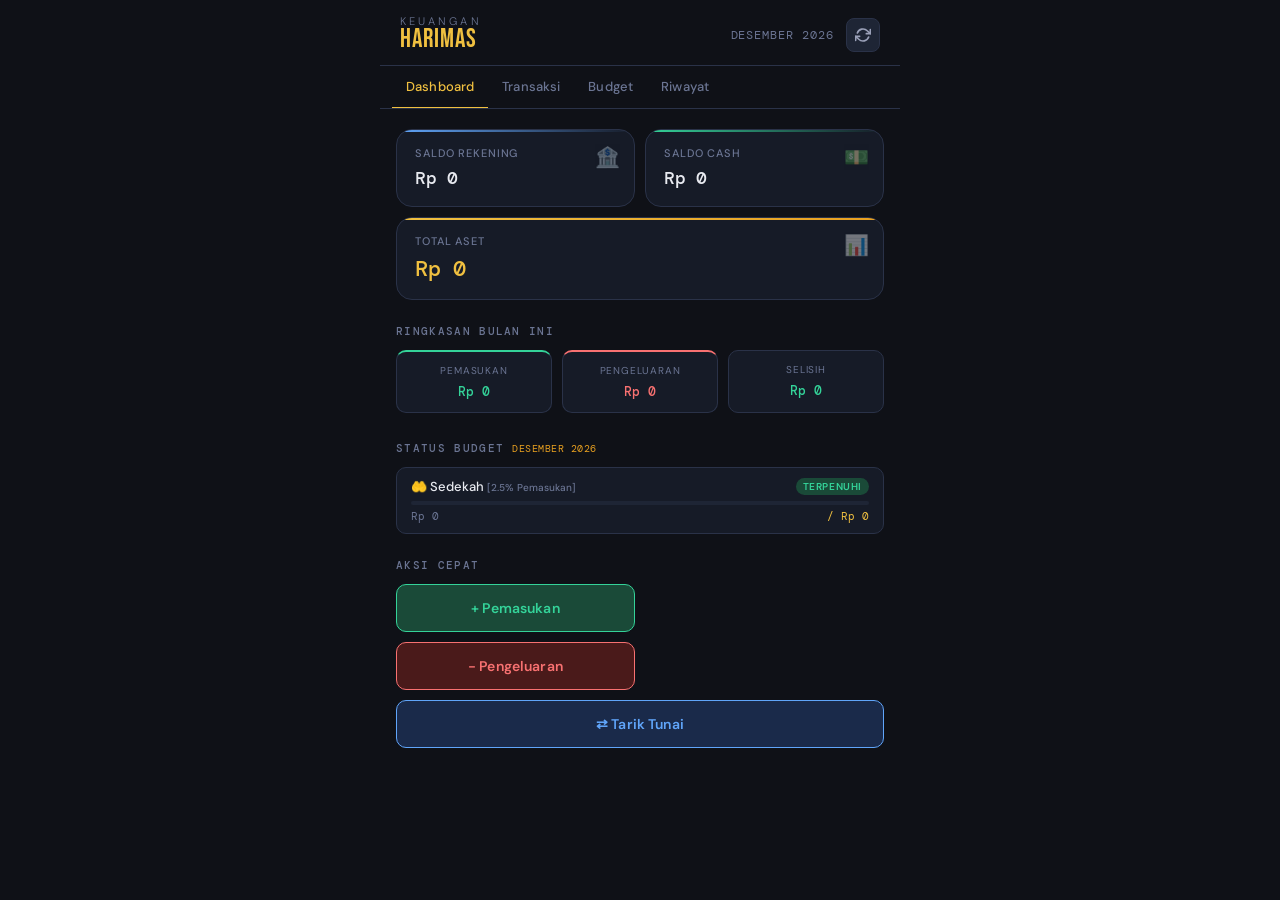
<file: index.html>
<!DOCTYPE html>
<html lang="id">
<head>
  <meta charset="UTF-8" />
  <meta name="viewport" content="width=device-width, initial-scale=1.0" />
  <title>KEUANGAN HARIMAS</title>
  <link rel="preconnect" href="https://fonts.googleapis.com" />
  <link rel="preconnect" href="https://fonts.gstatic.com" crossorigin />
  <link href="https://fonts.googleapis.com/css2?family=Bebas+Neue&family=DM+Sans:ital,opsz,wght@0,9..40,300;0,9..40,400;0,9..40,500;0,9..40,600;1,9..40,300&family=DM+Mono:wght@400;500&display=swap" rel="stylesheet" />
  <link rel="stylesheet" href="style.css" />
</head>
<body>

  <!-- ═══════════════════════════════════════════════════
       SPLASH SCREEN
  ════════════════════════════════════════════════════ -->
  <div id="splash" class="splash">
    <div class="splash-content">
      <div class="splash-logo">
        <span class="splash-logo-thin">KEUANGAN</span>
        <span class="splash-logo-bold">HARIMAS</span>
      </div>
      <div class="splash-tagline" id="splashTagline">kemana perginya uangku</div>
      <div class="splash-bar-wrap"><div class="splash-bar" id="splashBar"></div></div>
    </div>
    <div class="splash-corner tl"></div>
    <div class="splash-corner tr"></div>
    <div class="splash-corner bl"></div>
    <div class="splash-corner br"></div>
  </div>

  <!-- ═══════════════════════════════════════════════════
       MAIN APP
  ════════════════════════════════════════════════════ -->
  <div id="app" class="app hidden">

    <!-- HEADER -->
    <header class="header">
      <div class="header-brand">
        <span class="header-brand-thin">KEUANGAN</span>
        <span class="header-brand-bold">HARIMAS</span>
      </div>
      <div class="header-meta">
        <span id="headerMonth" class="header-month"></span>
        <button class="btn-sync" id="btnSync" title="Sinkronkan data">
          <svg width="16" height="16" viewBox="0 0 24 24" fill="none" stroke="currentColor" stroke-width="2.5" stroke-linecap="round" stroke-linejoin="round"><path d="M23 4v6h-6"/><path d="M1 20v-6h6"/><path d="M3.51 9a9 9 0 0 1 14.85-3.36L23 10M1 14l4.64 4.36A9 9 0 0 0 20.49 15"/></svg>
        </button>
      </div>
    </header>

    <!-- NAV TABS -->
    <nav class="nav-tabs">
      <button class="nav-tab active" data-tab="dashboard">Dashboard</button>
      <button class="nav-tab" data-tab="transaksi">Transaksi</button>
      <button class="nav-tab" data-tab="budget">Budget</button>
      <button class="nav-tab" data-tab="riwayat">Riwayat</button>
    </nav>

    <!-- ── TAB: DASHBOARD ── -->
    <section class="tab-content active" id="tab-dashboard">

      <!-- Saldo Cards -->
      <div class="saldo-grid">
        <div class="saldo-card rekening">
          <div class="saldo-label">Saldo Rekening</div>
          <div class="saldo-amount" id="saldoRekening">Rp 0</div>
          <div class="saldo-icon">🏦</div>
        </div>
        <div class="saldo-card cash">
          <div class="saldo-label">Saldo Cash</div>
          <div class="saldo-amount" id="saldoCash">Rp 0</div>
          <div class="saldo-icon">💵</div>
        </div>
        <div class="saldo-card total">
          <div class="saldo-label">Total Aset</div>
          <div class="saldo-amount" id="saldoTotal">Rp 0</div>
          <div class="saldo-icon">📊</div>
        </div>
      </div>

      <!-- Monthly Summary -->
      <div class="section-title">Ringkasan Bulan Ini</div>
      <div class="summary-row">
        <div class="summary-box income">
          <div class="summary-lbl">Pemasukan</div>
          <div class="summary-val" id="totalPemasukan">Rp 0</div>
        </div>
        <div class="summary-box expense">
          <div class="summary-lbl">Pengeluaran</div>
          <div class="summary-val" id="totalPengeluaran">Rp 0</div>
        </div>
        <div class="summary-box net">
          <div class="summary-lbl">Selisih</div>
          <div class="summary-val" id="totalSelisih">Rp 0</div>
        </div>
      </div>

      <!-- Budget Status -->
      <div class="section-title">Status Budget <span class="section-sub" id="budgetMonthLabel"></span></div>
      <div id="budgetStatusList" class="budget-status-list"></div>

      <!-- Carry-over notice -->
      <div id="carryOverNotice" class="carry-over-notice hidden"></div>

      <!-- Quick Action buttons -->
      <div class="section-title">Aksi Cepat</div>
      <div class="quick-actions">
        <button class="qa-btn income-btn" data-open="modal-transaksi" data-type="pemasukan">+ Pemasukan</button>
        <button class="qa-btn expense-btn" data-open="modal-transaksi" data-type="pengeluaran">− Pengeluaran</button>
        <button class="qa-btn tarik-btn" data-open="modal-tarik">⇄ Tarik Tunai</button>
      </div>

    </section>

    <!-- ── TAB: TRANSAKSI ── -->
    <section class="tab-content" id="tab-transaksi">
      <div class="section-title">Tambah Transaksi</div>

      <div class="form-card">
        <!-- Tipe -->
        <div class="form-row">
          <label class="form-label">Tipe</label>
          <div class="seg-ctrl" id="segTipe">
            <button class="seg-btn active" data-val="pemasukan">Pemasukan</button>
            <button class="seg-btn" data-val="pengeluaran">Pengeluaran</button>
          </div>
        </div>

        <!-- Tanggal -->
        <div class="form-row">
          <label class="form-label" for="txTanggal">Tanggal</label>
          <input type="date" id="txTanggal" class="form-input" />
        </div>

        <!-- Jumlah -->
        <div class="form-row">
          <label class="form-label" for="txJumlah">Jumlah (Rp)</label>
          <input type="number" id="txJumlah" class="form-input" placeholder="0" min="0" />
        </div>

        <!-- Kategori -->
        <div class="form-row">
          <label class="form-label" for="txKategori">Kategori</label>
          <select id="txKategori" class="form-select"></select>
        </div>

        <!-- Sumber (hanya pengeluaran) -->
        <div class="form-row" id="rowSumber">
          <label class="form-label">Sumber Dana</label>
          <div class="seg-ctrl" id="segSumber">
            <button class="seg-btn active" data-val="rekening">Rekening</button>
            <button class="seg-btn" data-val="cash">Cash</button>
          </div>
        </div>

        <!-- Keterangan -->
        <div class="form-row">
          <label class="form-label" for="txKeterangan">Keterangan</label>
          <input type="text" id="txKeterangan" class="form-input" placeholder="Opsional..." />
        </div>

        <button class="btn-primary" id="btnSimpanTx">Simpan Transaksi</button>
      </div>

      <!-- Tarik Tunai card -->
      <div class="section-title" style="margin-top:28px">Tarik Tunai</div>
      <div class="form-card">
        <div class="form-row">
          <label class="form-label" for="ttTanggal">Tanggal</label>
          <input type="date" id="ttTanggal" class="form-input" />
        </div>
        <div class="form-row">
          <label class="form-label" for="ttJumlah">Jumlah (Rp)</label>
          <input type="number" id="ttJumlah" class="form-input" placeholder="0" min="0" />
        </div>
        <div class="form-row">
          <label class="form-label" for="ttKeterangan">Keterangan</label>
          <input type="text" id="ttKeterangan" class="form-input" placeholder="Opsional..." />
        </div>
        <button class="btn-primary tarik-color" id="btnSimpanTT">Catat Tarik Tunai</button>
      </div>
    </section>

    <!-- ── TAB: BUDGET ── -->
    <section class="tab-content" id="tab-budget">
      <div class="section-title">Pengaturan Budget
        <span class="section-sub" id="budgetEditMonthLabel"></span>
      </div>

      <div class="budget-nav">
        <button class="btn-ghost" id="btnBudgetPrev">‹ Bulan Lalu</button>
        <span id="budgetNavLabel" class="budget-nav-label"></span>
        <button class="btn-ghost" id="btnBudgetNext">Bulan Depan ›</button>
      </div>

      <p class="budget-desc">
        <span class="badge batas-atas">Batas Atas</span> — pengeluaran tidak boleh melebihi budget.<br/>
        <span class="badge min-wajib">Min. Wajib</span> — harus dipenuhi setiap bulan (reminder kewajiban).
      </p>

      <div id="budgetFormList" class="budget-form-list"></div>

      <button class="btn-primary" id="btnSimpanBudget" style="margin-top:12px">Simpan Budget</button>
    </section>

    <!-- ── TAB: RIWAYAT ── -->
    <section class="tab-content" id="tab-riwayat">
      <div class="section-title">Riwayat Transaksi</div>

      <div class="filter-row">
        <select id="filterBulan" class="form-select filter-sel"></select>
        <select id="filterTipe" class="form-select filter-sel">
          <option value="">Semua Tipe</option>
          <option value="pemasukan">Pemasukan</option>
          <option value="pengeluaran">Pengeluaran</option>
          <option value="tarik_tunai">Tarik Tunai</option>
        </select>
      </div>

      <div id="riwayatList" class="riwayat-list"></div>
    </section>

  </div><!-- /app -->

  <!-- ═══════════════════════════════════════════════════
       MODAL: QUICK ADD TRANSAKSI
  ════════════════════════════════════════════════════ -->
  <div id="modal-transaksi" class="modal-overlay hidden">
    <div class="modal-box">
      <div class="modal-header">
        <span id="modalTxTitle">Tambah Transaksi</span>
        <button class="modal-close" data-close="modal-transaksi">✕</button>
      </div>
      <div class="modal-body">
        <div class="form-row">
          <label class="form-label" for="mTxJumlah">Jumlah (Rp)</label>
          <input type="number" id="mTxJumlah" class="form-input" placeholder="0" min="0" />
        </div>
        <div class="form-row">
          <label class="form-label" for="mTxKategori">Kategori</label>
          <select id="mTxKategori" class="form-select"></select>
        </div>
        <div class="form-row" id="mRowSumber">
          <label class="form-label">Sumber Dana</label>
          <div class="seg-ctrl" id="mSegSumber">
            <button class="seg-btn active" data-val="rekening">Rekening</button>
            <button class="seg-btn" data-val="cash">Cash</button>
          </div>
        </div>
        <div class="form-row">
          <label class="form-label" for="mTxKet">Keterangan</label>
          <input type="text" id="mTxKet" class="form-input" placeholder="Opsional..." />
        </div>
      </div>
      <button class="btn-primary" id="btnModalSimpan">Simpan</button>
    </div>
  </div>

  <!-- ═══════════════════════════════════════════════════
       MODAL: TARIK TUNAI
  ════════════════════════════════════════════════════ -->
  <div id="modal-tarik" class="modal-overlay hidden">
    <div class="modal-box">
      <div class="modal-header">
        <span>Tarik Tunai</span>
        <button class="modal-close" data-close="modal-tarik">✕</button>
      </div>
      <div class="modal-body">
        <div class="form-row">
          <label class="form-label" for="mTTJumlah">Jumlah (Rp)</label>
          <input type="number" id="mTTJumlah" class="form-input" placeholder="0" min="0" />
        </div>
        <div class="form-row">
          <label class="form-label" for="mTTKet">Keterangan</label>
          <input type="text" id="mTTKet" class="form-input" placeholder="Opsional..." />
        </div>
      </div>
      <button class="btn-primary tarik-color" id="btnModalTarik">Catat Tarik Tunai</button>
    </div>
  </div>

  <!-- TOAST -->
  <div id="toast" class="toast hidden"></div>

  <script src="app.js"></script>
</body>
</html>
</file>
<file: style.css>
/* ═══════════════════════════════════════════
   KEUANGAN HARIMAS — stylesheet
   Aesthetic: Dark industrial / ledger-meets-modern
════════════════════════════════════════════ */

:root {
  --bg:         #0f1117;
  --bg2:        #161b27;
  --bg3:        #1e2535;
  --border:     #2a3248;
  --text:       #e8eaf0;
  --text-muted: #6b7593;
  --text-dim:   #9aa0b8;
  --accent:     #f0c040;
  --accent2:    #e8a020;
  --green:      #34d399;
  --green-dim:  #1a4a38;
  --red:        #f87171;
  --red-dim:    #4a1a1a;
  --blue:       #60a5fa;
  --blue-dim:   #1a2a4a;
  --orange:     #fb923c;
  --font-head:  'Bebas Neue', sans-serif;
  --font-body:  'DM Sans', sans-serif;
  --font-mono:  'DM Mono', monospace;
  --r:          10px;
  --r-lg:       16px;
  --shadow:     0 4px 24px rgba(0,0,0,.5);
}

*, *::before, *::after { box-sizing: border-box; margin: 0; padding: 0; }

html { font-size: 16px; }

body {
  background: var(--bg);
  color: var(--text);
  font-family: var(--font-body);
  min-height: 100dvh;
  overflow-x: hidden;
  -webkit-font-smoothing: antialiased;
}

/* ── SCROLLBAR ── */
::-webkit-scrollbar { width: 4px; }
::-webkit-scrollbar-track { background: var(--bg2); }
::-webkit-scrollbar-thumb { background: var(--border); border-radius: 2px; }

/* ════════════════════════════════════════
   SPLASH SCREEN
════════════════════════════════════════ */
.splash {
  position: fixed; inset: 0;
  background: var(--bg);
  display: flex; align-items: center; justify-content: center;
  z-index: 9999;
  transition: opacity .6s ease, visibility .6s ease;
}
.splash.fade-out { opacity: 0; visibility: hidden; }

.splash-content { text-align: center; position: relative; z-index: 1; }

.splash-logo {
  font-family: var(--font-head);
  line-height: 1;
  letter-spacing: .04em;
  margin-bottom: 18px;
  display: flex; flex-direction: column; align-items: center; gap: 2px;
}
.splash-logo-thin {
  font-size: clamp(28px, 8vw, 52px);
  color: var(--text-muted);
  font-family: var(--font-body);
  font-weight: 300;
  letter-spacing: .32em;
  text-transform: uppercase;
}
.splash-logo-bold {
  font-size: clamp(52px, 16vw, 110px);
  color: var(--accent);
  letter-spacing: .06em;
  text-shadow: 0 0 60px rgba(240,192,64,.25);
}

.splash-tagline {
  font-family: var(--font-mono);
  font-size: 13px;
  color: var(--text-muted);
  letter-spacing: .05em;
  min-height: 20px;
  margin-bottom: 28px;
}

.splash-bar-wrap {
  width: 200px;
  height: 2px;
  background: var(--border);
  border-radius: 2px;
  overflow: hidden;
  margin: 0 auto;
}
.splash-bar {
  height: 100%;
  width: 0%;
  background: linear-gradient(90deg, var(--accent2), var(--accent));
  border-radius: 2px;
  transition: width .3s ease;
}

/* corner decorations */
.splash-corner {
  position: absolute;
  width: 32px; height: 32px;
  border-color: var(--border);
  border-style: solid;
}
.splash-corner.tl { top: 24px; left: 24px; border-width: 2px 0 0 2px; }
.splash-corner.tr { top: 24px; right: 24px; border-width: 2px 2px 0 0; }
.splash-corner.bl { bottom: 24px; left: 24px; border-width: 0 0 2px 2px; }
.splash-corner.br { bottom: 24px; right: 24px; border-width: 0 2px 2px 0; }

/* ════════════════════════════════════════
   APP WRAPPER
════════════════════════════════════════ */
.app {
  max-width: 520px;
  margin: 0 auto;
  min-height: 100dvh;
  padding-bottom: 40px;
}
.hidden { display: none !important; }

/* ════════════════════════════════════════
   HEADER
════════════════════════════════════════ */
.header {
  display: flex; align-items: center; justify-content: space-between;
  padding: 16px 20px 12px;
  border-bottom: 1px solid var(--border);
  position: sticky; top: 0; z-index: 100;
  background: var(--bg);
}
.header-brand {
  font-family: var(--font-head);
  letter-spacing: .05em;
  line-height: 1;
}
.header-brand-thin {
  font-size: 11px;
  color: var(--text-muted);
  font-family: var(--font-body);
  font-weight: 300;
  letter-spacing: .28em;
  text-transform: uppercase;
  display: block;
}
.header-brand-bold {
  font-size: 26px;
  color: var(--accent);
  letter-spacing: .04em;
}
.header-meta { display: flex; align-items: center; gap: 12px; }
.header-month {
  font-family: var(--font-mono);
  font-size: 12px;
  color: var(--text-muted);
  text-transform: uppercase;
  letter-spacing: .08em;
}
.btn-sync {
  background: var(--bg3);
  border: 1px solid var(--border);
  color: var(--text-dim);
  width: 34px; height: 34px;
  border-radius: 8px;
  cursor: pointer;
  display: flex; align-items: center; justify-content: center;
  transition: all .2s;
}
.btn-sync:hover { border-color: var(--accent); color: var(--accent); }
.btn-sync.syncing svg { animation: spin 1s linear infinite; }
@keyframes spin { to { transform: rotate(360deg); } }

/* ════════════════════════════════════════
   NAV TABS
════════════════════════════════════════ */
.nav-tabs {
  display: flex;
  border-bottom: 1px solid var(--border);
  padding: 0 12px;
  background: var(--bg);
  position: sticky; top: 64px; z-index: 99;
  overflow-x: auto;
  scrollbar-width: none;
}
.nav-tabs::-webkit-scrollbar { display: none; }
.nav-tab {
  background: none; border: none;
  color: var(--text-muted);
  font-family: var(--font-body);
  font-size: 13px;
  font-weight: 500;
  padding: 12px 14px;
  cursor: pointer;
  border-bottom: 2px solid transparent;
  margin-bottom: -1px;
  white-space: nowrap;
  transition: all .2s;
  letter-spacing: .01em;
}
.nav-tab:hover { color: var(--text-dim); }
.nav-tab.active { color: var(--accent); border-bottom-color: var(--accent); }

/* ════════════════════════════════════════
   TAB CONTENT
════════════════════════════════════════ */
.tab-content { display: none; padding: 20px 16px; }
.tab-content.active { display: block; }

/* ════════════════════════════════════════
   SECTION TITLES
════════════════════════════════════════ */
.section-title {
  font-family: var(--font-mono);
  font-size: 11px;
  font-weight: 500;
  letter-spacing: .12em;
  text-transform: uppercase;
  color: var(--text-muted);
  margin-bottom: 12px;
  margin-top: 4px;
  display: flex; align-items: center; gap: 8px;
}
.section-sub {
  font-size: 10px;
  color: var(--accent2);
  font-weight: 400;
  letter-spacing: .05em;
}

/* ════════════════════════════════════════
   SALDO CARDS
════════════════════════════════════════ */
.saldo-grid {
  display: grid;
  grid-template-columns: 1fr 1fr;
  gap: 10px;
  margin-bottom: 24px;
}
.saldo-card:last-child {
  grid-column: 1 / -1;
}
.saldo-card {
  background: var(--bg2);
  border: 1px solid var(--border);
  border-radius: var(--r-lg);
  padding: 16px 18px;
  position: relative;
  overflow: hidden;
}
.saldo-card::before {
  content: '';
  position: absolute;
  top: 0; left: 0; right: 0;
  height: 2px;
}
.saldo-card.rekening::before { background: linear-gradient(90deg, var(--blue), transparent); }
.saldo-card.cash::before { background: linear-gradient(90deg, var(--green), transparent); }
.saldo-card.total::before { background: linear-gradient(90deg, var(--accent), var(--accent2)); }

.saldo-label {
  font-size: 11px;
  color: var(--text-muted);
  font-weight: 500;
  text-transform: uppercase;
  letter-spacing: .08em;
  margin-bottom: 6px;
}
.saldo-amount {
  font-family: var(--font-mono);
  font-size: 18px;
  font-weight: 500;
  color: var(--text);
  letter-spacing: -.01em;
}
.saldo-card.total .saldo-amount { font-size: 22px; color: var(--accent); }
.saldo-icon {
  position: absolute;
  right: 14px; top: 14px;
  font-size: 20px;
  opacity: .4;
}

/* ════════════════════════════════════════
   SUMMARY ROW
════════════════════════════════════════ */
.summary-row {
  display: grid;
  grid-template-columns: 1fr 1fr 1fr;
  gap: 10px;
  margin-bottom: 28px;
}
.summary-box {
  background: var(--bg2);
  border: 1px solid var(--border);
  border-radius: var(--r);
  padding: 12px 10px;
  text-align: center;
}
.summary-lbl {
  font-size: 10px;
  color: var(--text-muted);
  text-transform: uppercase;
  letter-spacing: .08em;
  margin-bottom: 6px;
}
.summary-val {
  font-family: var(--font-mono);
  font-size: 13px;
  font-weight: 500;
  color: var(--text);
}
.summary-box.income { border-top: 2px solid var(--green); }
.summary-box.income .summary-val { color: var(--green); }
.summary-box.expense { border-top: 2px solid var(--red); }
.summary-box.expense .summary-val { color: var(--red); }
.summary-box.net .summary-val.positive { color: var(--green); }
.summary-box.net .summary-val.negative { color: var(--red); }

/* ════════════════════════════════════════
   BUDGET STATUS LIST
════════════════════════════════════════ */
.budget-status-list {
  display: flex;
  flex-direction: column;
  gap: 8px;
  margin-bottom: 24px;
}
.bsi-item {
  background: var(--bg2);
  border: 1px solid var(--border);
  border-radius: var(--r);
  padding: 10px 14px;
}
.bsi-top {
  display: flex;
  justify-content: space-between;
  align-items: center;
  margin-bottom: 6px;
}
.bsi-name {
  font-size: 13px;
  font-weight: 500;
  color: var(--text);
}
.bsi-badge {
  font-size: 10px;
  font-weight: 600;
  padding: 2px 7px;
  border-radius: 20px;
  text-transform: uppercase;
  letter-spacing: .06em;
}
.bsi-badge.ok     { background: var(--green-dim); color: var(--green); }
.bsi-badge.warn   { background: #3a2a10; color: var(--orange); }
.bsi-badge.over   { background: var(--red-dim); color: var(--red); }
.bsi-badge.unmet  { background: var(--red-dim); color: var(--red); }
.bsi-badge.met    { background: var(--green-dim); color: var(--green); }

.bsi-bar-bg {
  height: 4px;
  background: var(--bg3);
  border-radius: 2px;
  overflow: hidden;
  margin-bottom: 4px;
}
.bsi-bar-fill {
  height: 100%;
  border-radius: 2px;
  transition: width .4s ease;
}
.bsi-bar-fill.ok   { background: var(--green); }
.bsi-bar-fill.warn { background: var(--orange); }
.bsi-bar-fill.over { background: var(--red); }

.bsi-amounts {
  display: flex;
  justify-content: space-between;
  font-family: var(--font-mono);
  font-size: 11px;
  color: var(--text-muted);
}
.bsi-amounts span.highlight { color: var(--accent); }

.carry-over-notice {
  background: #251e0f;
  border: 1px solid #5a3a10;
  border-radius: var(--r);
  padding: 12px 14px;
  font-size: 13px;
  color: var(--orange);
  margin-bottom: 24px;
  line-height: 1.6;
}
.carry-over-notice b { color: var(--accent); }

/* ════════════════════════════════════════
   QUICK ACTIONS
════════════════════════════════════════ */
.quick-actions {
  display: grid;
  grid-template-columns: 1fr 1fr;
  gap: 10px;
  margin-bottom: 4px;
}
.qa-btn {
  padding: 14px 12px;
  border: none;
  border-radius: var(--r);
  font-family: var(--font-body);
  font-size: 14px;
  font-weight: 600;
  cursor: pointer;
  transition: all .2s;
  letter-spacing: .01em;
}
.qa-btn:active { transform: scale(.97); }
.qa-btn.income-btn  { background: var(--green-dim); color: var(--green); border: 1px solid var(--green); }
.qa-btn.expense-btn { background: var(--red-dim);   color: var(--red);   border: 1px solid var(--red);   grid-column: 1; }
.qa-btn.tarik-btn   { background: var(--blue-dim);  color: var(--blue);  border: 1px solid var(--blue);  grid-column: 1 / -1; }
.qa-btn:hover { filter: brightness(1.15); }

/* ════════════════════════════════════════
   FORM CARD
════════════════════════════════════════ */
.form-card {
  background: var(--bg2);
  border: 1px solid var(--border);
  border-radius: var(--r-lg);
  padding: 18px 16px;
  display: flex;
  flex-direction: column;
  gap: 14px;
}
.form-row { display: flex; flex-direction: column; gap: 6px; }
.form-label {
  font-size: 11px;
  font-weight: 500;
  color: var(--text-muted);
  text-transform: uppercase;
  letter-spacing: .08em;
}
.form-input, .form-select {
  background: var(--bg3);
  border: 1px solid var(--border);
  border-radius: 8px;
  color: var(--text);
  font-family: var(--font-body);
  font-size: 14px;
  padding: 10px 12px;
  transition: border-color .2s;
  outline: none;
  width: 100%;
  appearance: none;
  -webkit-appearance: none;
}
.form-select {
  background-image: url("data:image/svg+xml,%3Csvg xmlns='http://www.w3.org/2000/svg' width='16' height='16' viewBox='0 0 24 24' fill='none' stroke='%236b7593' stroke-width='2'%3E%3Cpolyline points='6 9 12 15 18 9'%3E%3C/polyline%3E%3C/svg%3E");
  background-repeat: no-repeat;
  background-position: right 10px center;
  padding-right: 34px;
}
.form-input:focus, .form-select:focus { border-color: var(--accent); }
.form-input::placeholder { color: var(--text-muted); opacity: 1; }
input[type="date"]::-webkit-calendar-picker-indicator { filter: invert(.4) sepia(1) hue-rotate(20deg) brightness(1.5); cursor: pointer; }

/* ════════════════════════════════════════
   SEGMENTED CONTROL
════════════════════════════════════════ */
.seg-ctrl {
  display: flex;
  background: var(--bg3);
  border: 1px solid var(--border);
  border-radius: 8px;
  padding: 3px;
  gap: 3px;
}
.seg-btn {
  flex: 1;
  background: none;
  border: none;
  border-radius: 6px;
  color: var(--text-muted);
  font-family: var(--font-body);
  font-size: 13px;
  font-weight: 500;
  padding: 8px 4px;
  cursor: pointer;
  transition: all .2s;
}
.seg-btn.active {
  background: var(--bg);
  color: var(--accent);
  box-shadow: 0 1px 4px rgba(0,0,0,.4);
}

/* ════════════════════════════════════════
   BUTTONS
════════════════════════════════════════ */
.btn-primary {
  background: var(--accent);
  color: #0f1117;
  border: none;
  border-radius: 10px;
  font-family: var(--font-body);
  font-size: 14px;
  font-weight: 700;
  padding: 13px 20px;
  cursor: pointer;
  transition: all .2s;
  width: 100%;
  letter-spacing: .02em;
}
.btn-primary:hover { background: var(--accent2); }
.btn-primary:active { transform: scale(.98); }
.btn-primary.tarik-color { background: var(--blue); }
.btn-primary.tarik-color:hover { background: #3b82f6; }

.btn-ghost {
  background: none;
  border: 1px solid var(--border);
  color: var(--text-muted);
  border-radius: 8px;
  font-family: var(--font-body);
  font-size: 13px;
  padding: 7px 12px;
  cursor: pointer;
  transition: all .2s;
}
.btn-ghost:hover { border-color: var(--accent2); color: var(--accent2); }

/* ════════════════════════════════════════
   BUDGET TAB
════════════════════════════════════════ */
.budget-nav {
  display: flex;
  align-items: center;
  justify-content: space-between;
  margin-bottom: 14px;
  gap: 8px;
}
.budget-nav-label {
  font-family: var(--font-mono);
  font-size: 13px;
  color: var(--accent);
  letter-spacing: .06em;
}
.budget-desc {
  font-size: 12px;
  color: var(--text-muted);
  margin-bottom: 16px;
  line-height: 2;
}
.badge {
  font-size: 10px;
  font-weight: 700;
  padding: 2px 8px;
  border-radius: 20px;
  letter-spacing: .05em;
}
.badge.batas-atas  { background: var(--red-dim); color: var(--red); }
.badge.min-wajib   { background: var(--blue-dim); color: var(--blue); }

.budget-form-list {
  display: flex;
  flex-direction: column;
  gap: 8px;
}
.bfl-item {
  background: var(--bg2);
  border: 1px solid var(--border);
  border-radius: var(--r);
  padding: 12px 14px;
  display: flex;
  align-items: center;
  gap: 10px;
}
.bfl-info { flex: 1; }
.bfl-name {
  font-size: 13px;
  font-weight: 500;
  color: var(--text);
  margin-bottom: 3px;
}
.bfl-type {
  font-size: 10px;
  font-weight: 600;
  letter-spacing: .05em;
}
.bfl-type.batas-atas { color: var(--red); }
.bfl-type.min-wajib  { color: var(--blue); }
.bfl-type.fixed-note { color: var(--accent2); font-style: italic; }
.bfl-input {
  width: 130px;
  background: var(--bg3);
  border: 1px solid var(--border);
  border-radius: 7px;
  color: var(--text);
  font-family: var(--font-mono);
  font-size: 13px;
  padding: 8px 10px;
  text-align: right;
  outline: none;
  transition: border-color .2s;
}
.bfl-input:focus { border-color: var(--accent); }
.bfl-input:disabled {
  color: var(--text-muted);
  cursor: not-allowed;
  font-style: italic;
}

/* ════════════════════════════════════════
   RIWAYAT
════════════════════════════════════════ */
.filter-row {
  display: flex; gap: 8px;
  margin-bottom: 14px;
}
.filter-sel { flex: 1; }

.riwayat-list { display: flex; flex-direction: column; gap: 8px; }
.rv-item {
  background: var(--bg2);
  border: 1px solid var(--border);
  border-radius: var(--r);
  padding: 12px 14px;
  display: flex;
  align-items: center;
  gap: 12px;
}
.rv-icon {
  width: 38px; height: 38px;
  border-radius: 10px;
  display: flex; align-items: center; justify-content: center;
  font-size: 16px;
  flex-shrink: 0;
}
.rv-icon.income  { background: var(--green-dim); }
.rv-icon.expense { background: var(--red-dim); }
.rv-icon.transfer{ background: var(--blue-dim); }

.rv-info { flex: 1; min-width: 0; }
.rv-kat {
  font-size: 13px;
  font-weight: 500;
  color: var(--text);
  white-space: nowrap; overflow: hidden; text-overflow: ellipsis;
}
.rv-meta {
  font-size: 11px;
  color: var(--text-muted);
  margin-top: 2px;
}
.rv-amount {
  font-family: var(--font-mono);
  font-size: 14px;
  font-weight: 500;
  text-align: right;
  flex-shrink: 0;
}
.rv-amount.income  { color: var(--green); }
.rv-amount.expense { color: var(--red); }
.rv-amount.transfer{ color: var(--blue); }

.rv-empty {
  text-align: center;
  color: var(--text-muted);
  font-size: 13px;
  padding: 40px 20px;
  font-style: italic;
}

/* ════════════════════════════════════════
   MODAL
════════════════════════════════════════ */
.modal-overlay {
  position: fixed; inset: 0;
  background: rgba(0,0,0,.7);
  backdrop-filter: blur(4px);
  z-index: 500;
  display: flex; align-items: flex-end; justify-content: center;
  padding: 0 0 0;
}
.modal-box {
  background: var(--bg2);
  border: 1px solid var(--border);
  border-radius: var(--r-lg) var(--r-lg) 0 0;
  padding: 20px 18px 32px;
  width: 100%;
  max-width: 520px;
  display: flex; flex-direction: column; gap: 14px;
  animation: slideUp .25s ease;
}
@keyframes slideUp {
  from { transform: translateY(100%); opacity: 0; }
  to   { transform: translateY(0);    opacity: 1; }
}
.modal-header {
  display: flex;
  justify-content: space-between;
  align-items: center;
}
.modal-header span {
  font-family: var(--font-head);
  font-size: 22px;
  color: var(--accent);
  letter-spacing: .04em;
}
.modal-close {
  background: var(--bg3);
  border: 1px solid var(--border);
  color: var(--text-muted);
  width: 30px; height: 30px;
  border-radius: 8px;
  cursor: pointer;
  font-size: 12px;
  display: flex; align-items: center; justify-content: center;
}
.modal-body { display: flex; flex-direction: column; gap: 12px; }

/* ════════════════════════════════════════
   TOAST
════════════════════════════════════════ */
.toast {
  position: fixed;
  bottom: 28px; left: 50%;
  transform: translateX(-50%) translateY(20px);
  background: var(--bg3);
  border: 1px solid var(--border);
  border-radius: 24px;
  padding: 10px 20px;
  font-size: 13px;
  color: var(--text);
  z-index: 9000;
  opacity: 0;
  transition: all .3s ease;
  white-space: nowrap;
  max-width: 90vw;
  text-align: center;
  pointer-events: none;
}
.toast.show {
  opacity: 1;
  transform: translateX(-50%) translateY(0);
}
.toast.success { border-color: var(--green); color: var(--green); }
.toast.error   { border-color: var(--red);   color: var(--red);   }
.toast.info    { border-color: var(--blue);  color: var(--blue);  }

/* ════════════════════════════════════════
   RESPONSIVE / MOBILE TWEAKS
════════════════════════════════════════ */
@media (max-width: 400px) {
  .saldo-amount { font-size: 15px; }
  .saldo-card.total .saldo-amount { font-size: 18px; }
  .summary-val { font-size: 11px; }
  .bfl-input { width: 110px; }
}

/* ════════════════════════════════════════
   SETTINGS ROW (saldo awal)
════════════════════════════════════════ */
.init-saldo-wrap {
  background: var(--bg2);
  border: 1px solid var(--border);
  border-radius: var(--r-lg);
  padding: 18px 16px;
  margin-bottom: 20px;
}
.init-saldo-title {
  font-size: 12px;
  font-weight: 600;
  color: var(--text-muted);
  text-transform: uppercase;
  letter-spacing: .1em;
  margin-bottom: 14px;
}
.init-saldo-row {
  display: grid;
  grid-template-columns: 1fr 1fr;
  gap: 10px;
  margin-bottom: 12px;
}
</file>
